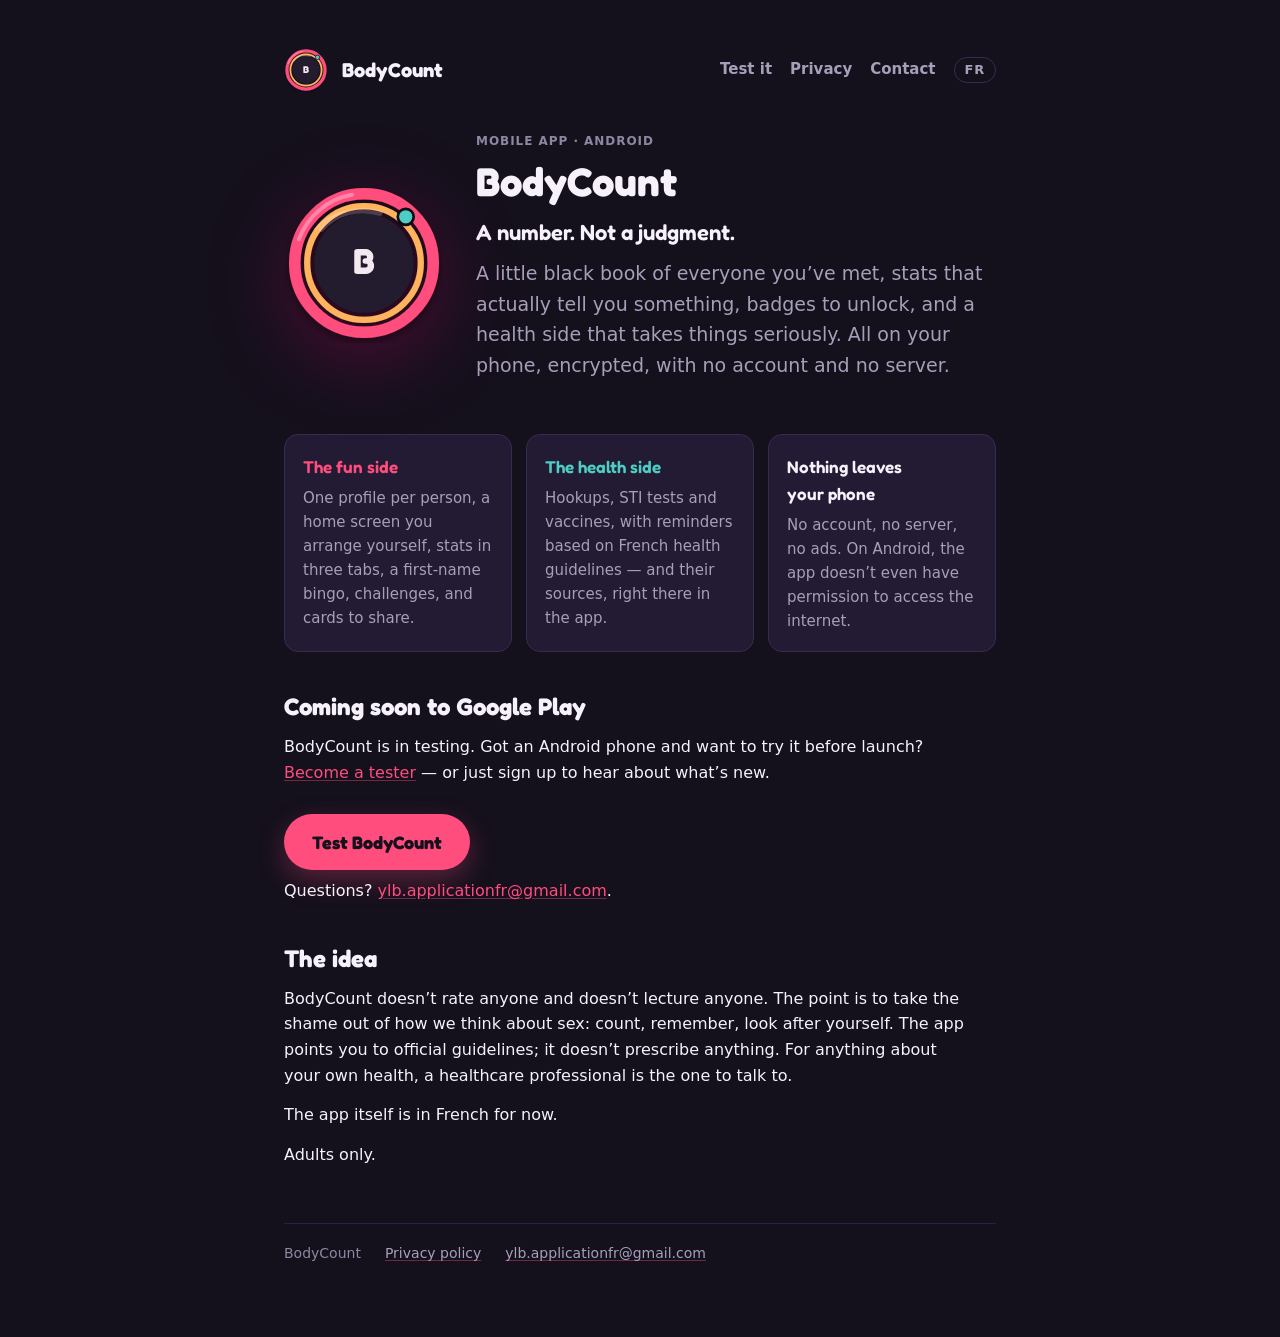
<file: index.html>
<!doctype html>
<html lang="fr">
<head>
  <meta charset="utf-8">
  <meta name="viewport" content="width=device-width, initial-scale=1">
  <title>BodyCount</title>
  <meta name="description" content="BodyCount : vos rencontres, vos stats, votre santé sexuelle. Rien ne quitte le téléphone.">
  <link rel="icon" href="favicon.svg" type="image/svg+xml">
  <link rel="icon" href="favicon.png" type="image/png" sizes="64x64">
  <link rel="apple-touch-icon" href="apple-touch-icon.png">
  <link rel="alternate" hreflang="fr" href="https://yann-lb.github.io/bodycount-site/">
  <link rel="alternate" hreflang="en" href="https://yann-lb.github.io/bodycount-site/en/">
  <script src="lang.js"></script>
  <link rel="stylesheet" href="https://fonts.googleapis.com/css2?family=Fredoka:wght@600;700&display=swap">
  <link rel="stylesheet" href="style.css">
</head>
<body>
  <main class="page">
    <header class="site">
      <img src="logo.svg" alt="" width="44" height="44">
      <a class="brand" href="./" aria-current="page">BodyCount</a>
      <nav>
        <a href="testeurs/">Tester</a>
        <a href="confidentialite/">Confidentialité</a>
        <a href="mailto:ylb.applicationfr@gmail.com">Contact</a>
        <a class="lang" href="en/" hreflang="en" lang="en" data-lang="en">EN</a>
      </nav>
    </header>

    <section class="hero">
      <img src="logo.svg" alt="Le logo BodyCount">
      <div>
        <p class="eyebrow">Application mobile · Android</p>
        <h1>BodyCount</h1>
        <p class="tagline">Un chiffre. Pas un jugement.</p>
        <p class="lede">Un répertoire de vos rencontres, des statistiques qui racontent quelque chose, des badges à décrocher, et un volet santé sérieux. Le tout sur votre téléphone, chiffré, sans compte ni serveur.</p>
      </div>
    </section>

    <div class="pillars">
      <div class="pillar fun">
        <h3>Le côté fun</h3>
        <p>Une fiche par rencontre, un accueil que vous organisez, des stats en trois volets, un bingo des prénoms, des défis, des cartes à partager.</p>
      </div>
      <div class="pillar health">
        <h3>Le côté santé</h3>
        <p>Rapports, dépistages et vaccinations, avec des rappels calés sur les recommandations françaises — et leurs sources, relisibles dans l’app.</p>
      </div>
      <div class="pillar">
        <h3>Rien ne sort du téléphone</h3>
        <p>Aucun compte, aucun serveur, aucune publicité. Sur Android, l’app n’a même pas la permission d’accéder à Internet.</p>
      </div>
    </div>

    <h2>Bientôt sur Google Play</h2>
    <p>BodyCount est en phase de test. Vous avez un téléphone Android et l’envie de l’essayer avant sa sortie ? <a href="testeurs/">Devenez testeur·euse</a> — ou inscrivez-vous simplement pour être prévenu·e des nouveautés.</p>
    <div class="cta"><a class="button" href="testeurs/">Tester BodyCount</a></div>
    <p>Une question : <a href="mailto:ylb.applicationfr@gmail.com">ylb.applicationfr@gmail.com</a>.</p>

    <h2>L’esprit</h2>
    <p>BodyCount ne note personne et ne fait la morale à personne. Le but est de décomplexer notre rapport au sexe : compter, se souvenir, prendre soin de soi. L’application oriente vers les recommandations officielles, elle ne prescrit rien : un professionnel de santé reste le seul interlocuteur pour ce qui vous concerne.</p>
    <p>Réservée aux adultes.</p>

    <footer class="site">
      <span>BodyCount</span>
      <a href="confidentialite/">Politique de confidentialité</a>
      <a href="mailto:ylb.applicationfr@gmail.com">ylb.applicationfr@gmail.com</a>
    </footer>
  </main>
</body>
</html>
</file>
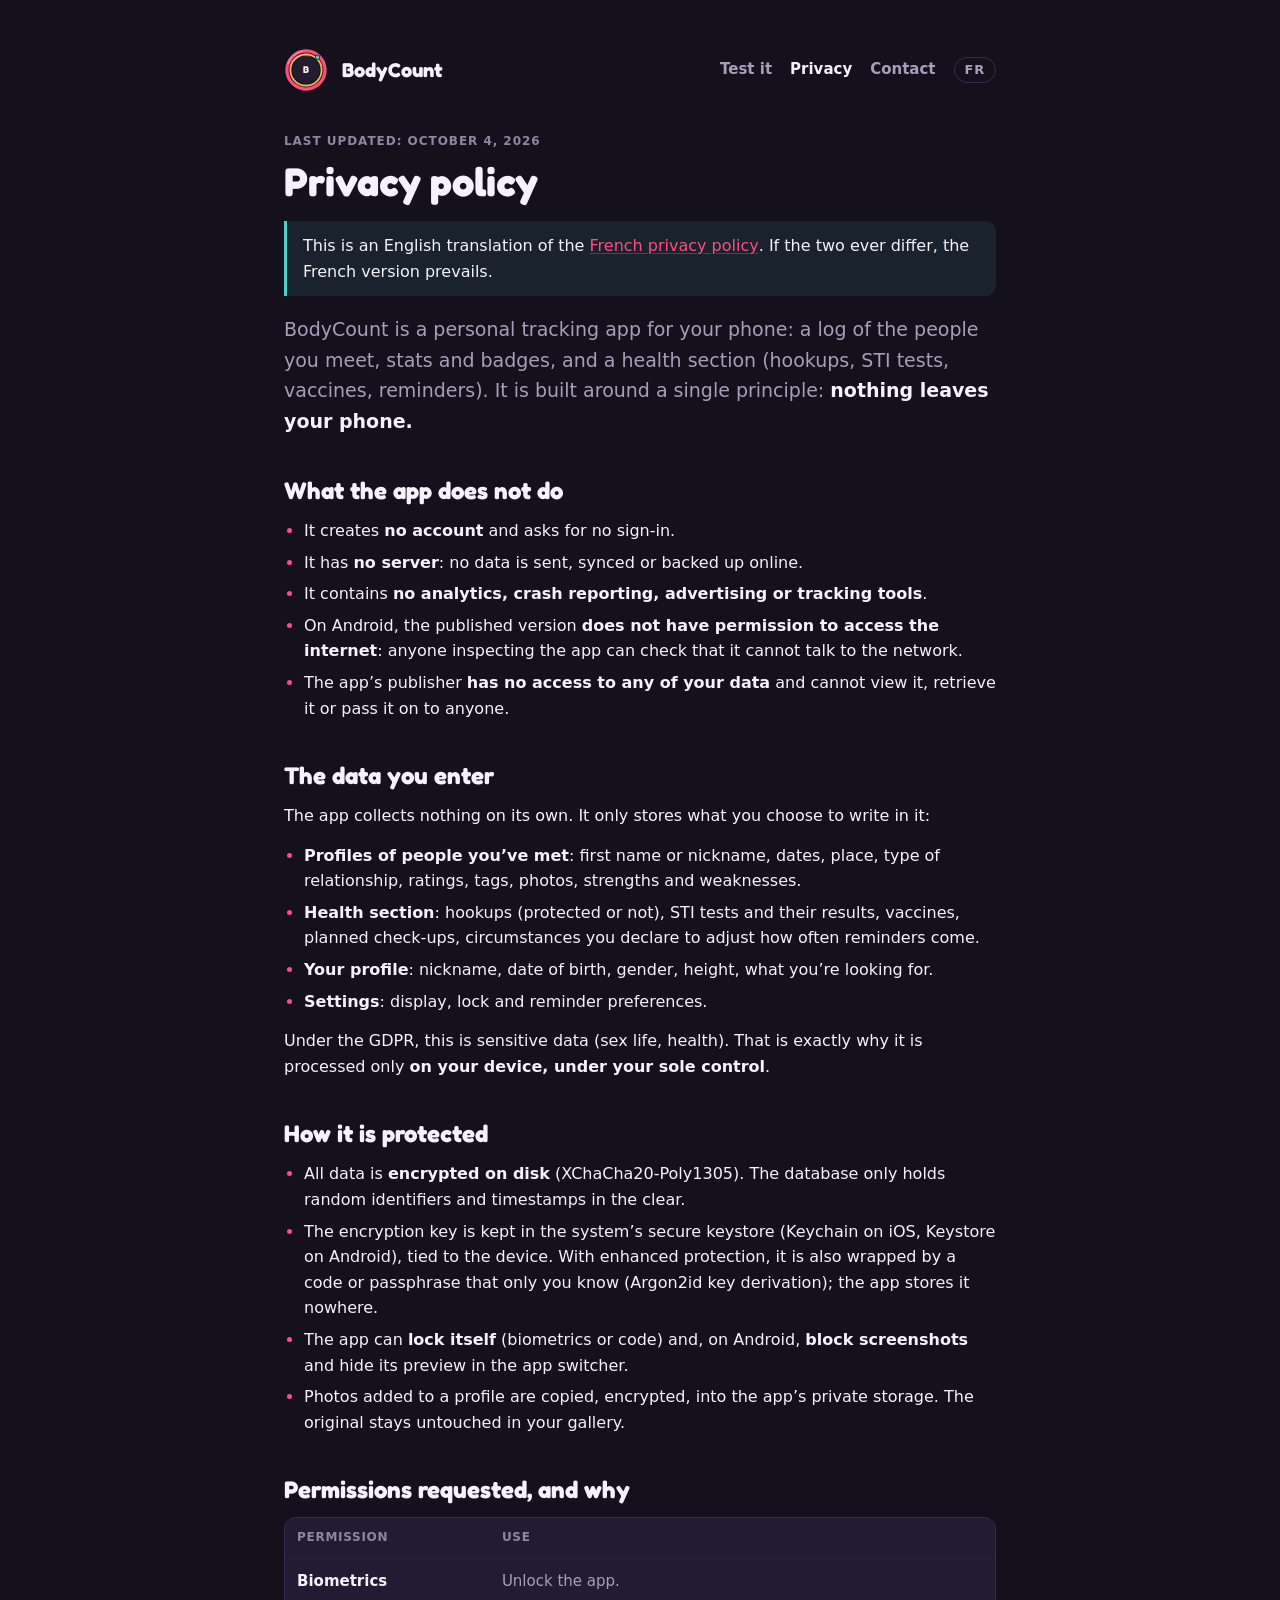
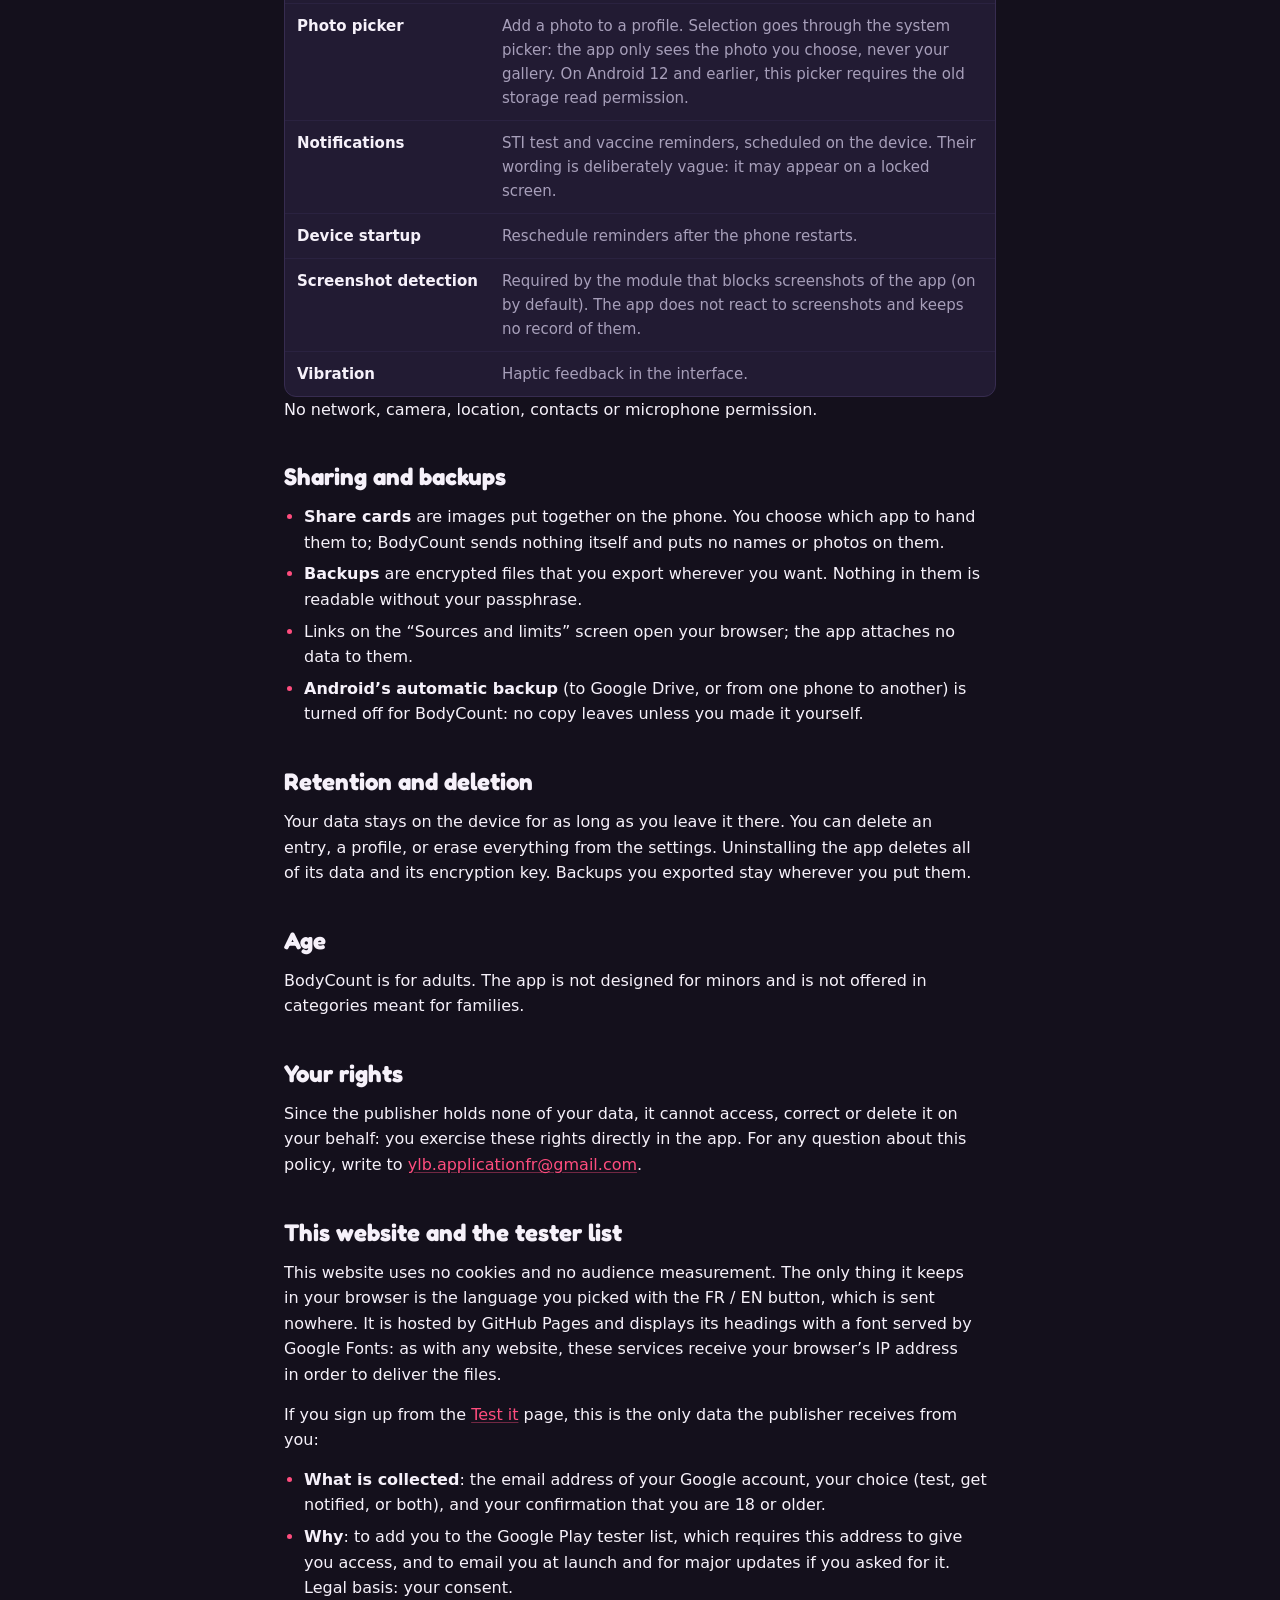
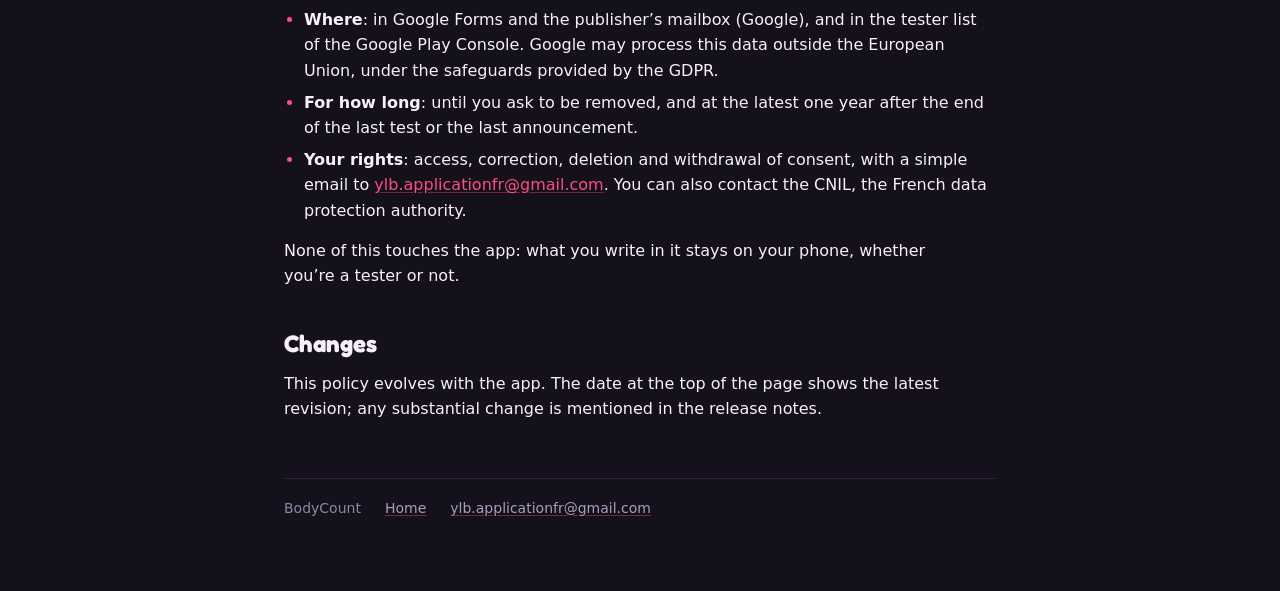
<file: confidentialite/index.html>
<!doctype html>
<html lang="fr">
<head>
  <meta charset="utf-8">
  <meta name="viewport" content="width=device-width, initial-scale=1">
  <title>Politique de confidentialité — BodyCount</title>
  <meta name="description" content="Ce que BodyCount fait de vos données : rien ne quitte votre téléphone.">
  <link rel="icon" href="../favicon.svg" type="image/svg+xml">
  <link rel="icon" href="../favicon.png" type="image/png" sizes="64x64">
  <link rel="apple-touch-icon" href="../apple-touch-icon.png">
  <link rel="alternate" hreflang="fr" href="https://yann-lb.github.io/bodycount-site/confidentialite/">
  <link rel="alternate" hreflang="en" href="https://yann-lb.github.io/bodycount-site/en/privacy/">
  <script src="../lang.js"></script>
  <link rel="stylesheet" href="https://fonts.googleapis.com/css2?family=Fredoka:wght@600;700&display=swap">
  <link rel="stylesheet" href="../style.css">
</head>
<body>
  <main class="page">
    <header class="site">
      <img src="../logo.svg" alt="" width="44" height="44">
      <a class="brand" href="../">BodyCount</a>
      <nav>
        <a href="../testeurs/">Tester</a>
        <a href="./" aria-current="page">Confidentialité</a>
        <a href="mailto:ylb.applicationfr@gmail.com">Contact</a>
        <a class="lang" href="../en/privacy/" hreflang="en" lang="en" data-lang="en">EN</a>
      </nav>
    </header>

    <p class="eyebrow">Dernière mise à jour : 4 octobre 2026</p>
    <h1>Politique de confidentialité</h1>
    <p class="lede">BodyCount est une application mobile de suivi personnel : un répertoire de rencontres, des statistiques et des badges, et un volet santé (rapports, dépistages, vaccinations, rappels). Elle est conçue autour d’un principe unique : <strong>rien ne quitte votre téléphone.</strong></p>

    <h2>Ce que l’application ne fait pas</h2>
    <ul>
      <li>Elle ne crée <strong>aucun compte</strong> et ne demande aucune identification.</li>
      <li>Elle n’a <strong>aucun serveur</strong> : aucune donnée n’est envoyée, synchronisée ou sauvegardée en ligne.</li>
      <li>Elle n’embarque <strong>aucun outil d’analyse d’audience, de rapport de plantage, de publicité ou de suivi</strong>.</li>
      <li>Sur Android, la version publiée <strong>ne possède pas la permission d’accéder à Internet</strong> : quiconque inspecte l’application peut constater qu’elle ne peut pas communiquer avec le réseau.</li>
      <li>L’éditeur de l’application <strong>n’a accès à aucune de vos données</strong> et ne peut pas les consulter, les récupérer ni les transmettre à qui que ce soit.</li>
    </ul>

    <h2>Les données que vous saisissez</h2>
    <p>L’application ne collecte rien d’elle-même. Elle enregistre uniquement ce que vous choisissez d’y écrire :</p>
    <ul>
      <li><strong>Fiches de rencontres</strong> : prénom ou pseudo, dates, lieu, type de relation, notes, étiquettes, photos, points forts et points faibles.</li>
      <li><strong>Volet santé</strong> : rapports (avec ou sans protection), dépistages et leurs résultats, vaccinations, bilans prévus, situations déclarées pour adapter le rythme des rappels.</li>
      <li><strong>Profil</strong> : pseudo, date de naissance, genre, taille, ce que vous recherchez.</li>
      <li><strong>Réglages</strong> : préférences d’affichage, de verrouillage et de rappels.</li>
    </ul>
    <p>Ces données sont, au sens du RGPD, des données sensibles (vie sexuelle, santé). C’est précisément pourquoi elles ne sont traitées que <strong>sur votre appareil, sous votre seul contrôle</strong>.</p>

    <h2>Comment elles sont protégées</h2>
    <ul>
      <li>Toutes les données sont <strong>chiffrées sur le disque</strong> (XChaCha20-Poly1305). La base ne contient en clair que des identifiants aléatoires et des horodatages.</li>
      <li>La clé de chiffrement est rangée dans le trousseau sécurisé du système (Keychain sur iOS, Keystore sur Android), liée à l’appareil. En protection renforcée, elle est en plus enveloppée par un code ou une phrase secrète que vous seul connaissez (dérivation Argon2id) ; l’application ne le stocke nulle part.</li>
      <li>L’application peut se <strong>verrouiller</strong> (biométrie ou code) et, sur Android, <strong>bloquer les captures d’écran</strong> et masquer son aperçu dans le multitâche.</li>
      <li>Les photos ajoutées à une fiche sont copiées, chiffrées, dans le stockage privé de l’application. L’original reste dans votre galerie, intact.</li>
    </ul>

    <h2>Les permissions demandées, et pourquoi</h2>
    <div class="table-wrap">
      <table>
        <thead><tr><th>Permission</th><th>Usage</th></tr></thead>
        <tbody>
          <tr><th>Biométrie</th><td>Déverrouiller l’application.</td></tr>
          <tr><th>Sélection de photos</th><td>Ajouter une photo à une fiche. La sélection passe par le sélecteur du système : l’application ne voit que la photo choisie, jamais votre galerie. Sur Android 12 et versions antérieures, ce sélecteur exige l’ancienne permission de lecture du stockage.</td></tr>
          <tr><th>Notifications</th><td>Rappels de dépistage et de vaccination, programmés sur l’appareil. Leur texte reste volontairement vague : il peut s’afficher sur un écran verrouillé.</td></tr>
          <tr><th>Démarrage de l’appareil</th><td>Reprogrammer les rappels après un redémarrage du téléphone.</td></tr>
          <tr><th>Détection de capture d’écran</th><td>Exigée par le module qui bloque les captures d’écran de l’application (réglage activé par défaut). L’application ne réagit à aucune capture et n’en garde aucune trace.</td></tr>
          <tr><th>Vibration</th><td>Retours haptiques de l’interface.</td></tr>
        </tbody>
      </table>
    </div>
    <p>Aucune permission réseau, d’appareil photo, de localisation, de contacts ou de microphone.</p>

    <h2>Partage et sauvegardes</h2>
    <ul>
      <li>Les <strong>cartes à partager</strong> sont des images composées sur le téléphone. Vous choisissez l’application à laquelle vous les confiez ; BodyCount n’envoie rien lui-même et n’y inscrit ni prénom ni photo.</li>
      <li>Les <strong>sauvegardes</strong> sont des fichiers chiffrés que vous exportez où vous voulez. Ils ne contiennent rien de lisible sans votre phrase secrète.</li>
      <li>Les liens de l’écran « Sources et limites » ouvrent votre navigateur ; l’application n’y joint aucune donnée.</li>
      <li>La <strong>sauvegarde automatique d’Android</strong> (vers Google Drive, ou d’un téléphone à l’autre) est désactivée pour BodyCount : aucune copie ne part sans que vous l’ayez faite vous-même.</li>
    </ul>

    <h2>Conservation et suppression</h2>
    <p>Vos données restent sur l’appareil tant que vous les y laissez. Vous pouvez supprimer une entrée, une fiche, ou tout effacer depuis les réglages. Désinstaller l’application supprime l’ensemble de ses données et sa clé de chiffrement. Les sauvegardes que vous avez exportées restent là où vous les avez rangées.</p>

    <h2>Âge</h2>
    <p>BodyCount s’adresse à des personnes majeures. L’application n’est pas conçue pour les mineurs et n’est pas proposée dans les catégories destinées aux familles.</p>

    <h2>Vos droits</h2>
    <p>L’éditeur ne détenant aucune de vos données, il ne peut ni y accéder, ni les rectifier, ni les effacer à votre place : vous exercez ces droits directement dans l’application. Pour toute question sur cette politique, écrivez à <a href="mailto:ylb.applicationfr@gmail.com">ylb.applicationfr@gmail.com</a>.</p>

    <h2 id="testeurs">Le site et la liste des testeurs</h2>
    <p>Ce site n’utilise ni cookie, ni outil de mesure d’audience. Il ne garde dans votre navigateur qu’une chose : la langue que vous avez choisie avec le bouton FR / EN, qui n’est envoyée nulle part. Il est hébergé par GitHub Pages et affiche ses titres avec une police servie par Google Fonts : comme pour tout site, ces services reçoivent l’adresse IP de votre navigateur pour vous livrer les fichiers.</p>
    <p>Si vous vous inscrivez depuis la page <a href="../testeurs/">Tester</a>, c’est la seule donnée que l’éditeur reçoit de vous :</p>
    <ul>
      <li><strong>Ce qui est collecté</strong> : l’adresse e-mail de votre compte Google, votre choix (tester, être prévenu·e, ou les deux), et votre confirmation d’avoir 18 ans ou plus.</li>
      <li><strong>Pourquoi</strong> : vous ajouter à la liste des testeurs de Google Play, qui exige cette adresse pour vous ouvrir l’accès, et vous écrire à la sortie et aux grandes mises à jour si vous l’avez demandé. Base légale : votre consentement.</li>
      <li><strong>Où</strong> : dans Google Forms et la messagerie de l’éditeur (Google), et dans la liste des testeurs de la Google Play Console. Google peut traiter ces données hors de l’Union européenne, dans le cadre des garanties prévues par le RGPD.</li>
      <li><strong>Combien de temps</strong> : jusqu’à ce que vous demandiez à être retiré·e, et au plus tard un an après la fin du dernier test ou de la dernière annonce.</li>
      <li><strong>Vos droits</strong> : accès, rectification, suppression, retrait du consentement, par un simple e-mail à <a href="mailto:ylb.applicationfr@gmail.com">ylb.applicationfr@gmail.com</a>. Vous pouvez aussi saisir la CNIL.</li>
    </ul>
    <p>Rien de tout cela ne touche à l’application : ce que vous y écrivez reste sur votre téléphone, que vous soyez testeur·euse ou non.</p>

    <h2>Modifications</h2>
    <p>Cette politique évolue avec l’application. La date en tête de page indique la dernière révision ; toute modification substantielle est signalée dans les notes de version.</p>

    <footer class="site">
      <span>BodyCount</span>
      <a href="../">Accueil</a>
      <a href="mailto:ylb.applicationfr@gmail.com">ylb.applicationfr@gmail.com</a>
    </footer>
  </main>
</body>
</html>
</file>
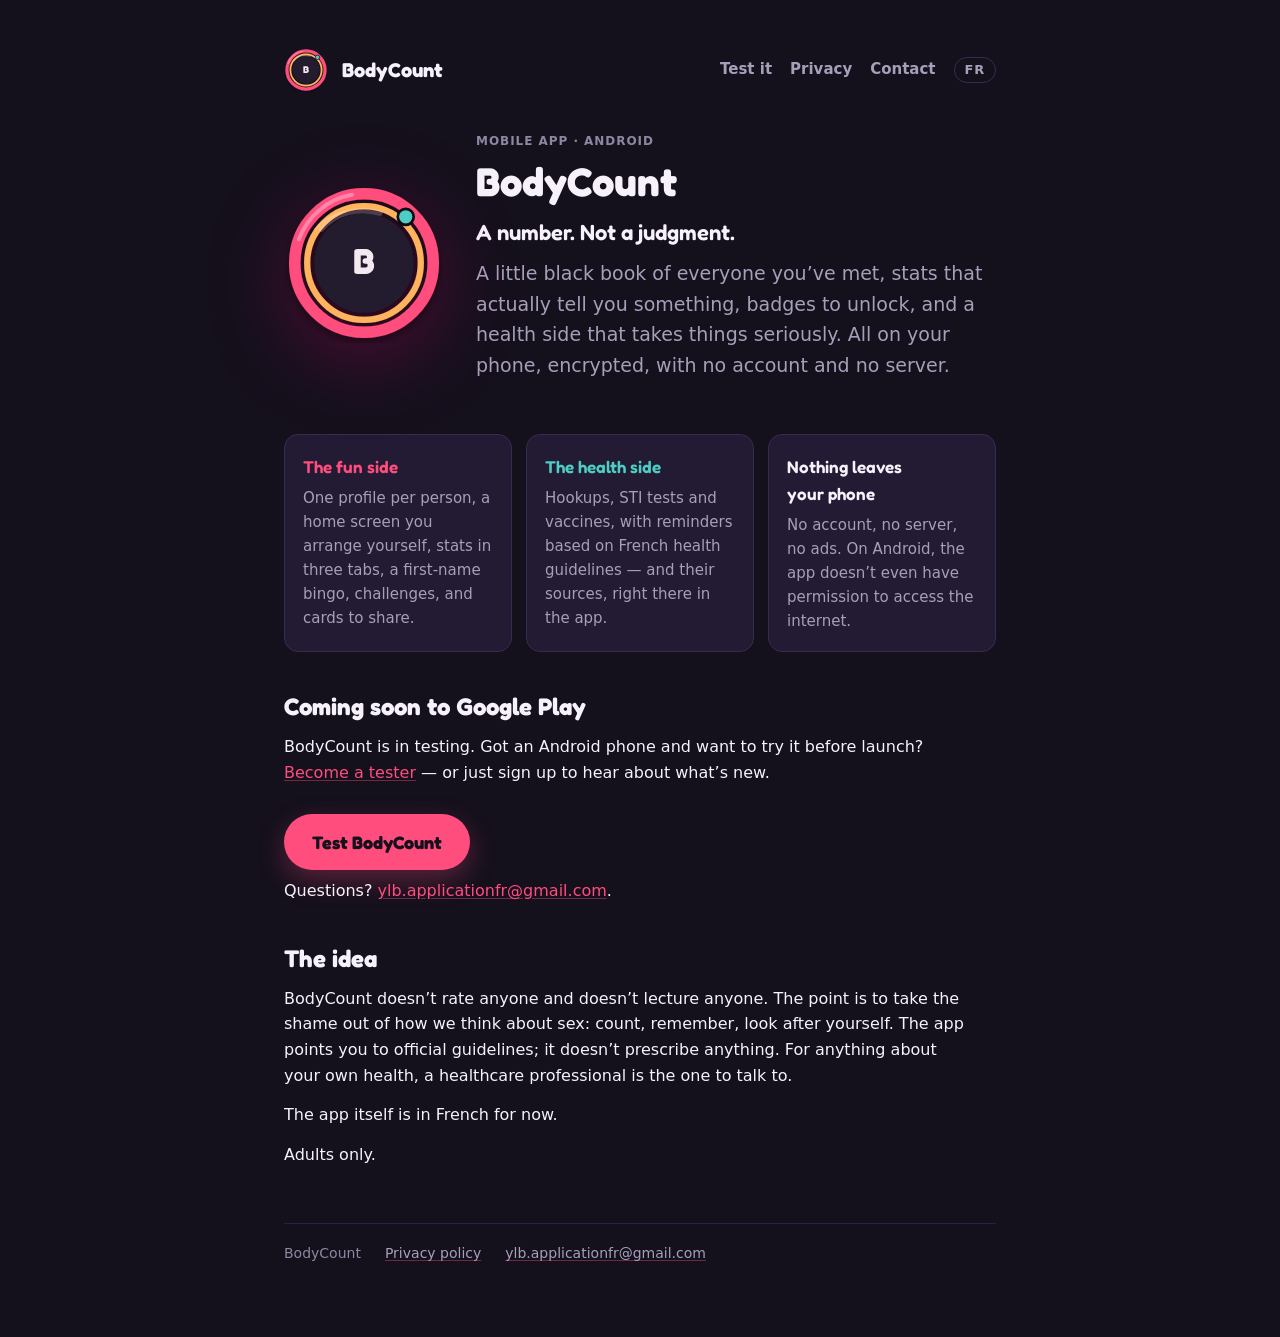
<file: en/index.html>
<!doctype html>
<html lang="en">
<head>
  <meta charset="utf-8">
  <meta name="viewport" content="width=device-width, initial-scale=1">
  <title>BodyCount</title>
  <meta name="description" content="BodyCount: your hookups, your stats, your sexual health. Nothing leaves your phone.">
  <link rel="icon" href="../favicon.svg" type="image/svg+xml">
  <link rel="icon" href="../favicon.png" type="image/png" sizes="64x64">
  <link rel="apple-touch-icon" href="../apple-touch-icon.png">
  <link rel="alternate" hreflang="fr" href="https://yann-lb.github.io/bodycount-site/">
  <link rel="alternate" hreflang="en" href="https://yann-lb.github.io/bodycount-site/en/">
  <script src="../lang.js"></script>
  <link rel="stylesheet" href="https://fonts.googleapis.com/css2?family=Fredoka:wght@600;700&display=swap">
  <link rel="stylesheet" href="../style.css">
</head>
<body>
  <main class="page">
    <header class="site">
      <img src="../logo.svg" alt="" width="44" height="44">
      <a class="brand" href="./" aria-current="page">BodyCount</a>
      <nav>
        <a href="testers/">Test it</a>
        <a href="privacy/">Privacy</a>
        <a href="mailto:ylb.applicationfr@gmail.com">Contact</a>
        <a class="lang" href="../" hreflang="fr" lang="fr" data-lang="fr">FR</a>
      </nav>
    </header>

    <section class="hero">
      <img src="../logo.svg" alt="The BodyCount logo">
      <div>
        <p class="eyebrow">Mobile app · Android</p>
        <h1>BodyCount</h1>
        <p class="tagline">A number. Not a judgment.</p>
        <p class="lede">A little black book of everyone you’ve met, stats that actually tell you something, badges to unlock, and a health side that takes things seriously. All on your phone, encrypted, with no account and no server.</p>
      </div>
    </section>

    <div class="pillars">
      <div class="pillar fun">
        <h3>The fun side</h3>
        <p>One profile per person, a home screen you arrange yourself, stats in three tabs, a first-name bingo, challenges, and cards to share.</p>
      </div>
      <div class="pillar health">
        <h3>The health side</h3>
        <p>Hookups, STI tests and vaccines, with reminders based on French health guidelines — and their sources, right there in the app.</p>
      </div>
      <div class="pillar">
        <h3>Nothing leaves your phone</h3>
        <p>No account, no server, no ads. On Android, the app doesn’t even have permission to access the internet.</p>
      </div>
    </div>

    <h2>Coming soon to Google Play</h2>
    <p>BodyCount is in testing. Got an Android phone and want to try it before launch? <a href="testers/">Become a tester</a> — or just sign up to hear about what’s new.</p>
    <div class="cta"><a class="button" href="testers/">Test BodyCount</a></div>
    <p>Questions? <a href="mailto:ylb.applicationfr@gmail.com">ylb.applicationfr@gmail.com</a>.</p>

    <h2>The idea</h2>
    <p>BodyCount doesn’t rate anyone and doesn’t lecture anyone. The point is to take the shame out of how we think about sex: count, remember, look after yourself. The app points you to official guidelines; it doesn’t prescribe anything. For anything about your own health, a healthcare professional is the one to talk to.</p>
    <p>The app itself is in French for now.</p>
    <p>Adults only.</p>

    <footer class="site">
      <span>BodyCount</span>
      <a href="privacy/">Privacy policy</a>
      <a href="mailto:ylb.applicationfr@gmail.com">ylb.applicationfr@gmail.com</a>
    </footer>
  </main>
</body>
</html>
</file>
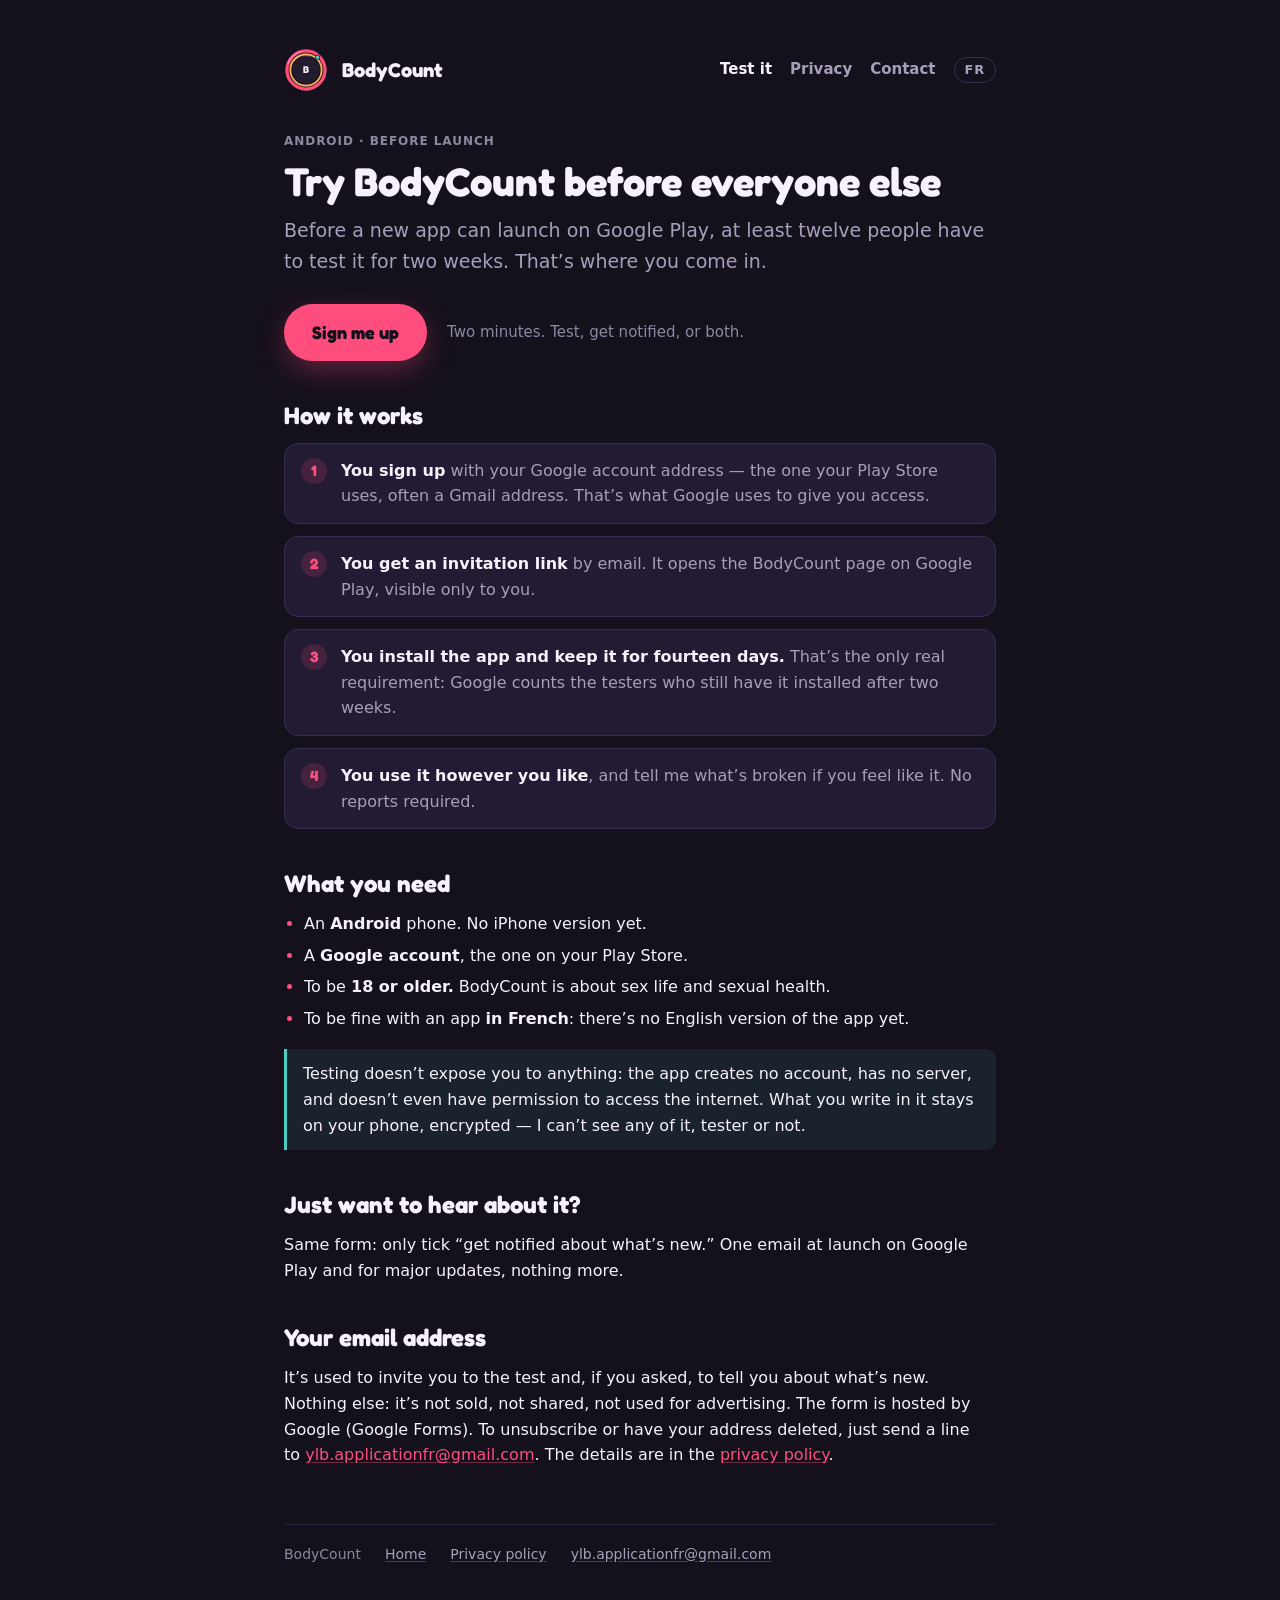
<file: testeurs/index.html>
<!doctype html>
<html lang="fr">
<head>
  <meta charset="utf-8">
  <meta name="viewport" content="width=device-width, initial-scale=1">
  <title>Tester BodyCount</title>
  <meta name="description" content="Testez BodyCount sur Android avant sa sortie, ou soyez prévenu·e des nouveautés.">
  <link rel="icon" href="../favicon.svg" type="image/svg+xml">
  <link rel="icon" href="../favicon.png" type="image/png" sizes="64x64">
  <link rel="apple-touch-icon" href="../apple-touch-icon.png">
  <link rel="alternate" hreflang="fr" href="https://yann-lb.github.io/bodycount-site/testeurs/">
  <link rel="alternate" hreflang="en" href="https://yann-lb.github.io/bodycount-site/en/testers/">
  <script src="../lang.js"></script>
  <link rel="stylesheet" href="https://fonts.googleapis.com/css2?family=Fredoka:wght@600;700&display=swap">
  <link rel="stylesheet" href="../style.css">
</head>
<body>
  <main class="page">
    <header class="site">
      <img src="../logo.svg" alt="" width="44" height="44">
      <a class="brand" href="../">BodyCount</a>
      <nav>
        <a href="./" aria-current="page">Tester</a>
        <a href="../confidentialite/">Confidentialité</a>
        <a href="mailto:ylb.applicationfr@gmail.com">Contact</a>
        <a class="lang" href="../en/testers/" hreflang="en" lang="en" data-lang="en">EN</a>
      </nav>
    </header>

    <p class="eyebrow">Android · avant la sortie</p>
    <h1>Testez BodyCount avant tout le monde</h1>
    <p class="lede">Pour sortir sur Google Play, une nouvelle app doit d’abord être testée par au moins douze personnes pendant deux semaines. C’est là que vous intervenez.</p>

    <div class="cta">
      <a class="button" id="signup" href="https://forms.gle/GYQ9TBMV8cVSL1JX7" target="_blank" rel="noopener">Je m’inscris</a>
      <p class="cta-note">Deux minutes. Tester, être prévenu·e des nouveautés, ou les deux.</p>
    </div>

    <h2>Comment ça se passe</h2>
    <ol class="steps">
      <li><strong>Vous vous inscrivez</strong> avec l’adresse de votre compte Google — celle de votre Play Store, souvent une adresse Gmail. C’est elle que Google utilise pour vous ouvrir l’accès.</li>
      <li><strong>Vous recevez un lien d’invitation</strong> par e-mail. Il ouvre la fiche BodyCount sur Google Play, visible pour vous seul·e.</li>
      <li><strong>Vous installez l’app et vous la gardez quatorze jours.</strong> C’est la seule vraie condition : Google compte les testeurs qui l’ont encore installée au bout de deux semaines.</li>
      <li><strong>Vous l’utilisez comme vous voulez</strong>, et vous me dites ce qui cloche, si l’envie vous prend. Aucune obligation de rapport.</li>
    </ol>

    <h2>Ce qu’il faut</h2>
    <ul>
      <li>Un téléphone <strong>Android</strong>. Pas encore de version iPhone.</li>
      <li>Un <strong>compte Google</strong>, celui de votre Play Store.</li>
      <li><strong>18 ans ou plus.</strong> BodyCount parle de vie sexuelle et de santé.</li>
    </ul>

    <div class="note">Tester ne vous expose à rien : l’app ne crée aucun compte, n’a aucun serveur et n’a même pas la permission d’accéder à Internet. Ce que vous y écrivez reste sur votre téléphone, chiffré — je n’en vois rien, testeur ou pas.</div>

    <h2>Plutôt être prévenu·e ?</h2>
    <p>Même formulaire : cochez seulement « être prévenu·e des nouveautés ». Un e-mail à la sortie sur Google Play et aux grandes mises à jour, pas davantage.</p>

    <h2>Votre adresse</h2>
    <p>Elle sert à vous inviter au test et, si vous l’avez demandé, à vous prévenir des nouveautés. Rien d’autre : elle n’est ni vendue, ni partagée, ni utilisée pour de la publicité. Le formulaire est hébergé par Google (Google Forms). Pour vous désinscrire ou faire effacer votre adresse, un mot à <a href="mailto:ylb.applicationfr@gmail.com">ylb.applicationfr@gmail.com</a> suffit. Le détail est dans la <a href="../confidentialite/#testeurs">politique de confidentialité</a>.</p>

    <footer class="site">
      <span>BodyCount</span>
      <a href="../">Accueil</a>
      <a href="../confidentialite/">Politique de confidentialité</a>
      <a href="mailto:ylb.applicationfr@gmail.com">ylb.applicationfr@gmail.com</a>
    </footer>
  </main>
</body>
</html>
</file>
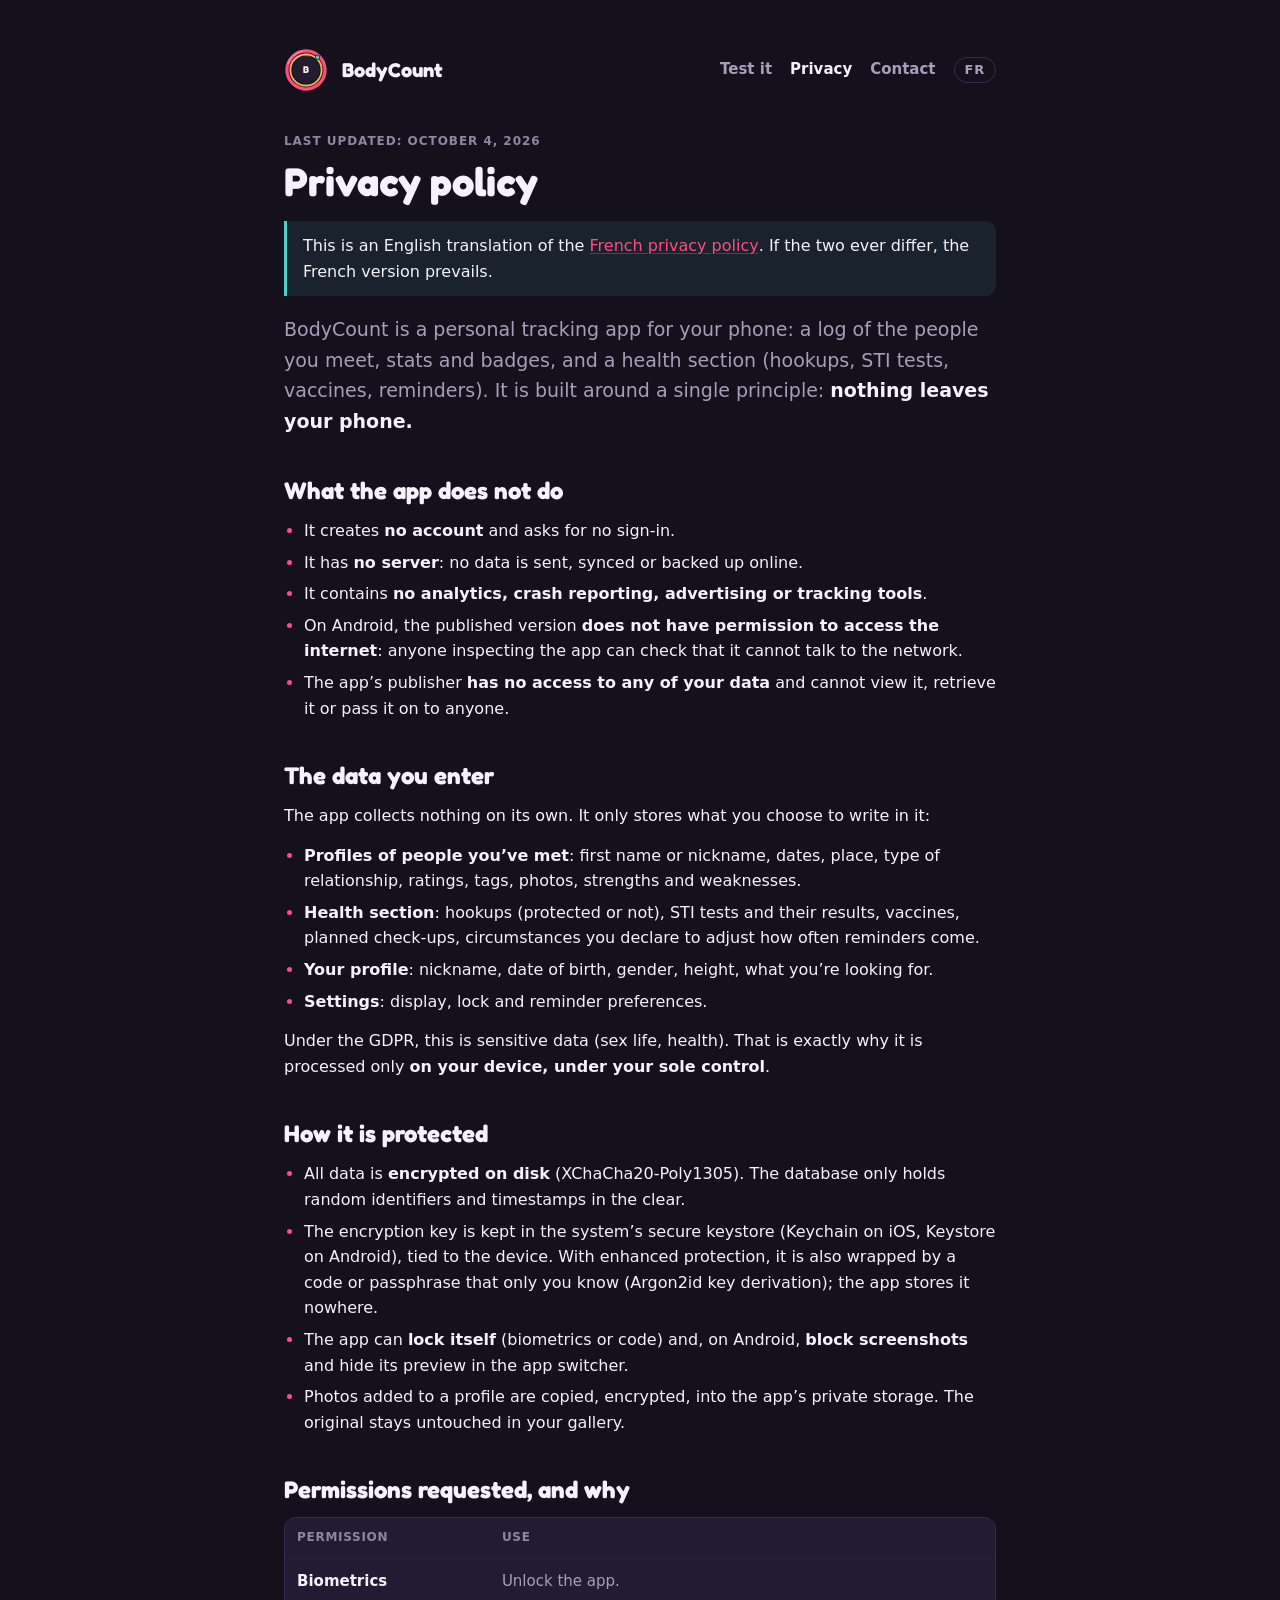
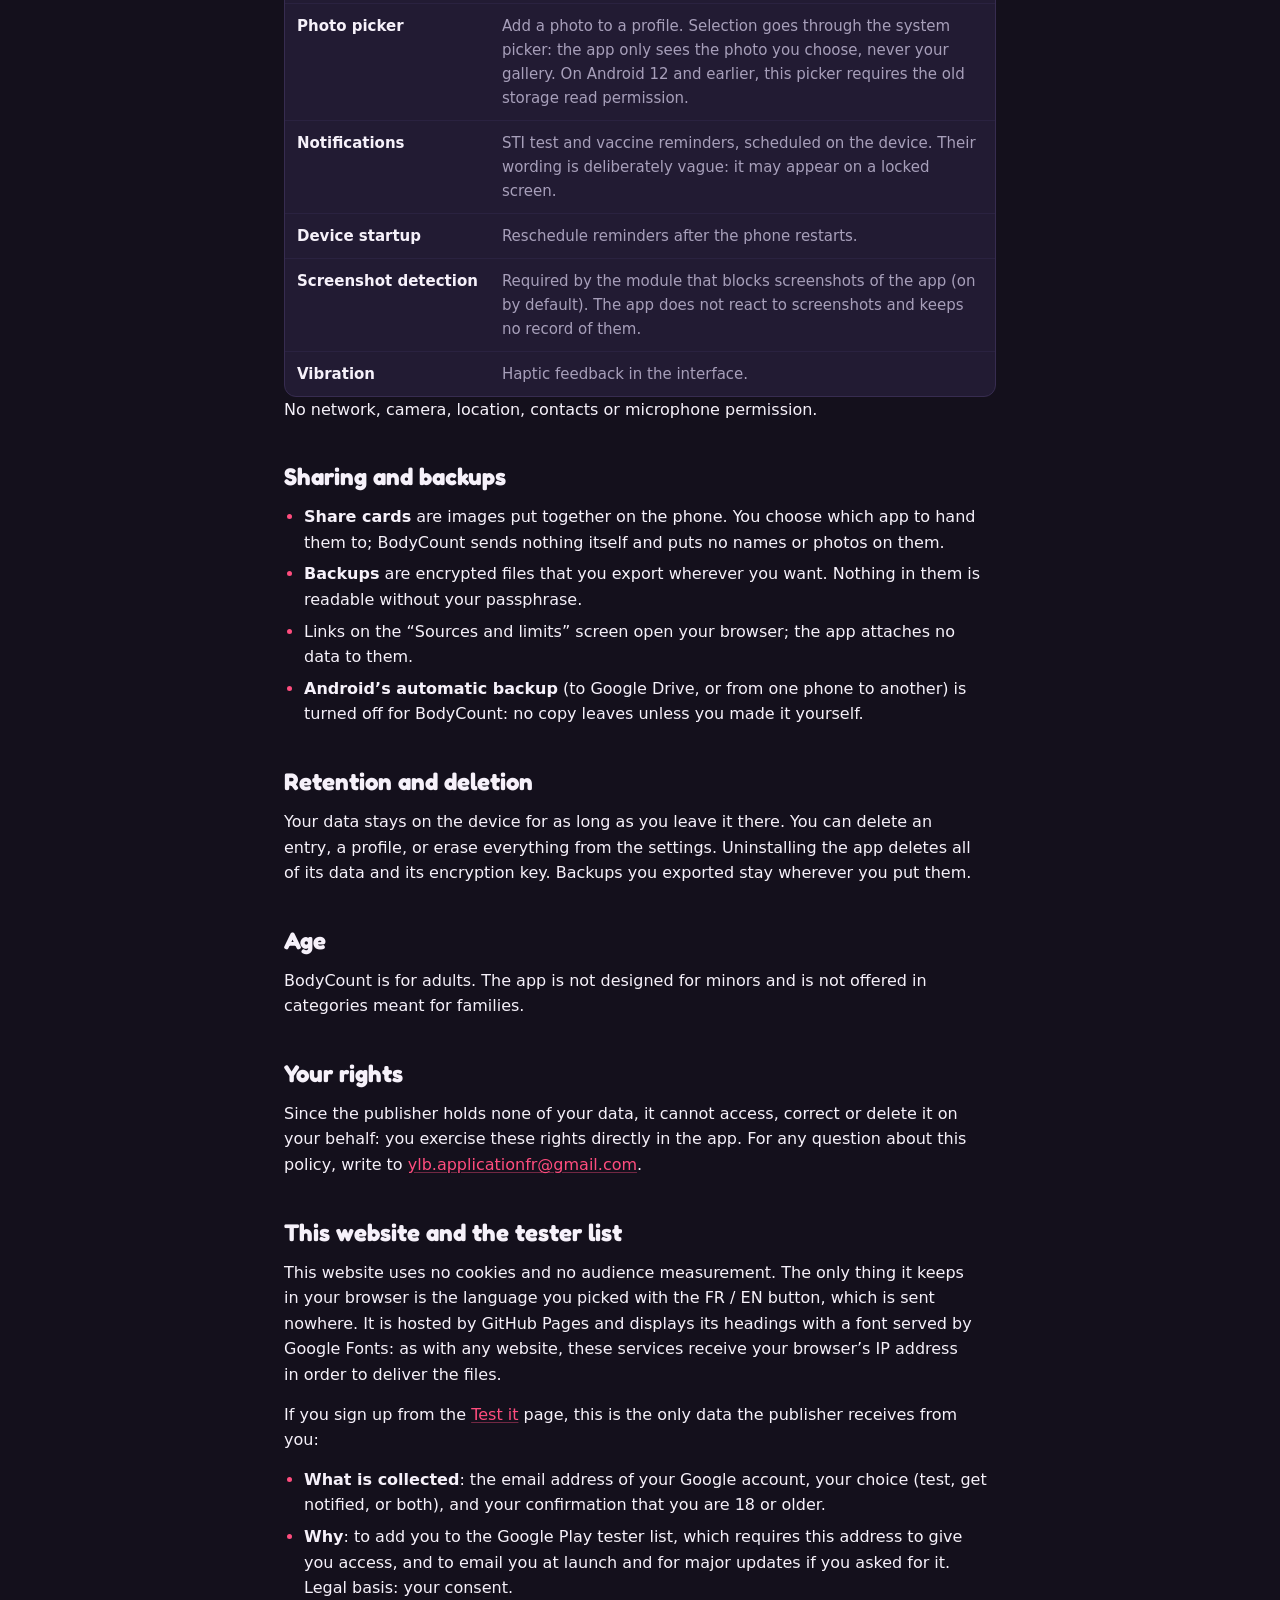
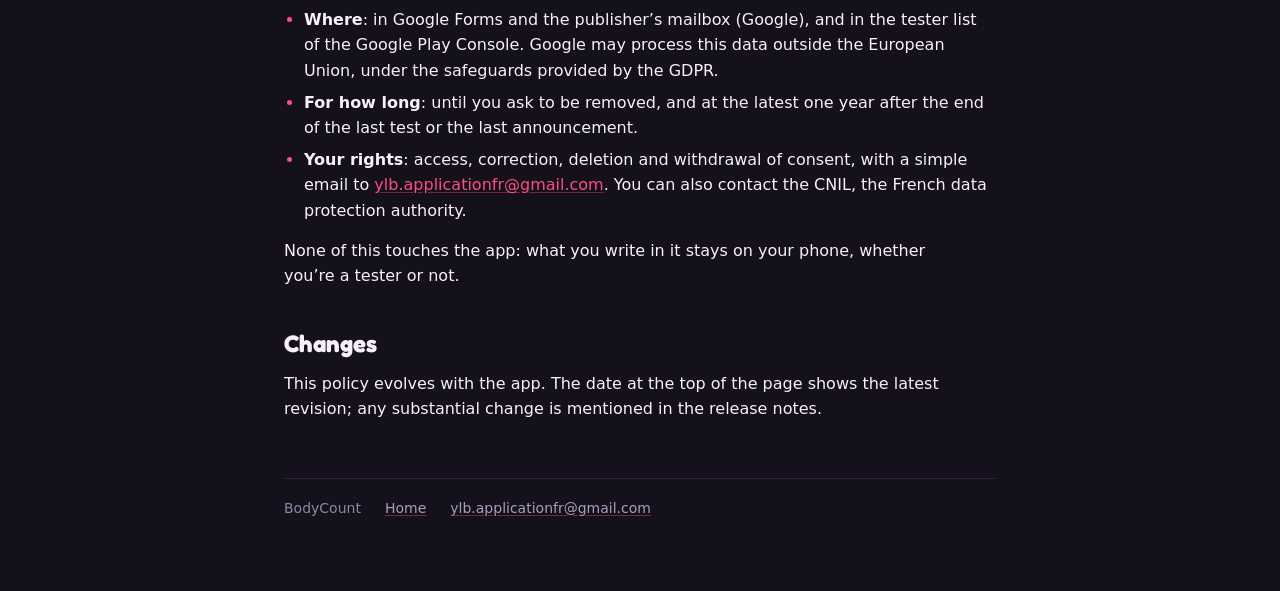
<file: en/privacy/index.html>
<!doctype html>
<html lang="en">
<head>
  <meta charset="utf-8">
  <meta name="viewport" content="width=device-width, initial-scale=1">
  <title>Privacy policy — BodyCount</title>
  <meta name="description" content="What BodyCount does with your data: nothing leaves your phone.">
  <link rel="icon" href="../../favicon.svg" type="image/svg+xml">
  <link rel="icon" href="../../favicon.png" type="image/png" sizes="64x64">
  <link rel="apple-touch-icon" href="../../apple-touch-icon.png">
  <link rel="alternate" hreflang="fr" href="https://yann-lb.github.io/bodycount-site/confidentialite/">
  <link rel="alternate" hreflang="en" href="https://yann-lb.github.io/bodycount-site/en/privacy/">
  <script src="../../lang.js"></script>
  <link rel="stylesheet" href="https://fonts.googleapis.com/css2?family=Fredoka:wght@600;700&display=swap">
  <link rel="stylesheet" href="../../style.css">
</head>
<body>
  <main class="page">
    <header class="site">
      <img src="../../logo.svg" alt="" width="44" height="44">
      <a class="brand" href="../">BodyCount</a>
      <nav>
        <a href="../testers/">Test it</a>
        <a href="./" aria-current="page">Privacy</a>
        <a href="mailto:ylb.applicationfr@gmail.com">Contact</a>
        <a class="lang" href="../../confidentialite/" hreflang="fr" lang="fr" data-lang="fr">FR</a>
      </nav>
    </header>

    <p class="eyebrow">Last updated: October 4, 2026</p>
    <h1>Privacy policy</h1>
    <div class="note">This is an English translation of the <a href="../../confidentialite/" hreflang="fr" lang="fr" data-lang="fr">French privacy policy</a>. If the two ever differ, the French version prevails.</div>
    <p class="lede">BodyCount is a personal tracking app for your phone: a log of the people you meet, stats and badges, and a health section (hookups, STI tests, vaccines, reminders). It is built around a single principle: <strong>nothing leaves your phone.</strong></p>

    <h2>What the app does not do</h2>
    <ul>
      <li>It creates <strong>no account</strong> and asks for no sign-in.</li>
      <li>It has <strong>no server</strong>: no data is sent, synced or backed up online.</li>
      <li>It contains <strong>no analytics, crash reporting, advertising or tracking tools</strong>.</li>
      <li>On Android, the published version <strong>does not have permission to access the internet</strong>: anyone inspecting the app can check that it cannot talk to the network.</li>
      <li>The app’s publisher <strong>has no access to any of your data</strong> and cannot view it, retrieve it or pass it on to anyone.</li>
    </ul>

    <h2>The data you enter</h2>
    <p>The app collects nothing on its own. It only stores what you choose to write in it:</p>
    <ul>
      <li><strong>Profiles of people you’ve met</strong>: first name or nickname, dates, place, type of relationship, ratings, tags, photos, strengths and weaknesses.</li>
      <li><strong>Health section</strong>: hookups (protected or not), STI tests and their results, vaccines, planned check-ups, circumstances you declare to adjust how often reminders come.</li>
      <li><strong>Your profile</strong>: nickname, date of birth, gender, height, what you’re looking for.</li>
      <li><strong>Settings</strong>: display, lock and reminder preferences.</li>
    </ul>
    <p>Under the GDPR, this is sensitive data (sex life, health). That is exactly why it is processed only <strong>on your device, under your sole control</strong>.</p>

    <h2>How it is protected</h2>
    <ul>
      <li>All data is <strong>encrypted on disk</strong> (XChaCha20-Poly1305). The database only holds random identifiers and timestamps in the clear.</li>
      <li>The encryption key is kept in the system’s secure keystore (Keychain on iOS, Keystore on Android), tied to the device. With enhanced protection, it is also wrapped by a code or passphrase that only you know (Argon2id key derivation); the app stores it nowhere.</li>
      <li>The app can <strong>lock itself</strong> (biometrics or code) and, on Android, <strong>block screenshots</strong> and hide its preview in the app switcher.</li>
      <li>Photos added to a profile are copied, encrypted, into the app’s private storage. The original stays untouched in your gallery.</li>
    </ul>

    <h2>Permissions requested, and why</h2>
    <div class="table-wrap">
      <table>
        <thead><tr><th>Permission</th><th>Use</th></tr></thead>
        <tbody>
          <tr><th>Biometrics</th><td>Unlock the app.</td></tr>
          <tr><th>Photo picker</th><td>Add a photo to a profile. Selection goes through the system picker: the app only sees the photo you choose, never your gallery. On Android 12 and earlier, this picker requires the old storage read permission.</td></tr>
          <tr><th>Notifications</th><td>STI test and vaccine reminders, scheduled on the device. Their wording is deliberately vague: it may appear on a locked screen.</td></tr>
          <tr><th>Device startup</th><td>Reschedule reminders after the phone restarts.</td></tr>
          <tr><th>Screenshot detection</th><td>Required by the module that blocks screenshots of the app (on by default). The app does not react to screenshots and keeps no record of them.</td></tr>
          <tr><th>Vibration</th><td>Haptic feedback in the interface.</td></tr>
        </tbody>
      </table>
    </div>
    <p>No network, camera, location, contacts or microphone permission.</p>

    <h2>Sharing and backups</h2>
    <ul>
      <li><strong>Share cards</strong> are images put together on the phone. You choose which app to hand them to; BodyCount sends nothing itself and puts no names or photos on them.</li>
      <li><strong>Backups</strong> are encrypted files that you export wherever you want. Nothing in them is readable without your passphrase.</li>
      <li>Links on the “Sources and limits” screen open your browser; the app attaches no data to them.</li>
      <li><strong>Android’s automatic backup</strong> (to Google Drive, or from one phone to another) is turned off for BodyCount: no copy leaves unless you made it yourself.</li>
    </ul>

    <h2>Retention and deletion</h2>
    <p>Your data stays on the device for as long as you leave it there. You can delete an entry, a profile, or erase everything from the settings. Uninstalling the app deletes all of its data and its encryption key. Backups you exported stay wherever you put them.</p>

    <h2>Age</h2>
    <p>BodyCount is for adults. The app is not designed for minors and is not offered in categories meant for families.</p>

    <h2>Your rights</h2>
    <p>Since the publisher holds none of your data, it cannot access, correct or delete it on your behalf: you exercise these rights directly in the app. For any question about this policy, write to <a href="mailto:ylb.applicationfr@gmail.com">ylb.applicationfr@gmail.com</a>.</p>

    <h2 id="testers">This website and the tester list</h2>
    <p>This website uses no cookies and no audience measurement. The only thing it keeps in your browser is the language you picked with the FR / EN button, which is sent nowhere. It is hosted by GitHub Pages and displays its headings with a font served by Google Fonts: as with any website, these services receive your browser’s IP address in order to deliver the files.</p>
    <p>If you sign up from the <a href="../testers/">Test it</a> page, this is the only data the publisher receives from you:</p>
    <ul>
      <li><strong>What is collected</strong>: the email address of your Google account, your choice (test, get notified, or both), and your confirmation that you are 18 or older.</li>
      <li><strong>Why</strong>: to add you to the Google Play tester list, which requires this address to give you access, and to email you at launch and for major updates if you asked for it. Legal basis: your consent.</li>
      <li><strong>Where</strong>: in Google Forms and the publisher’s mailbox (Google), and in the tester list of the Google Play Console. Google may process this data outside the European Union, under the safeguards provided by the GDPR.</li>
      <li><strong>For how long</strong>: until you ask to be removed, and at the latest one year after the end of the last test or the last announcement.</li>
      <li><strong>Your rights</strong>: access, correction, deletion and withdrawal of consent, with a simple email to <a href="mailto:ylb.applicationfr@gmail.com">ylb.applicationfr@gmail.com</a>. You can also contact the CNIL, the French data protection authority.</li>
    </ul>
    <p>None of this touches the app: what you write in it stays on your phone, whether you’re a tester or not.</p>

    <h2>Changes</h2>
    <p>This policy evolves with the app. The date at the top of the page shows the latest revision; any substantial change is mentioned in the release notes.</p>

    <footer class="site">
      <span>BodyCount</span>
      <a href="../">Home</a>
      <a href="mailto:ylb.applicationfr@gmail.com">ylb.applicationfr@gmail.com</a>
    </footer>
  </main>
</body>
</html>
</file>
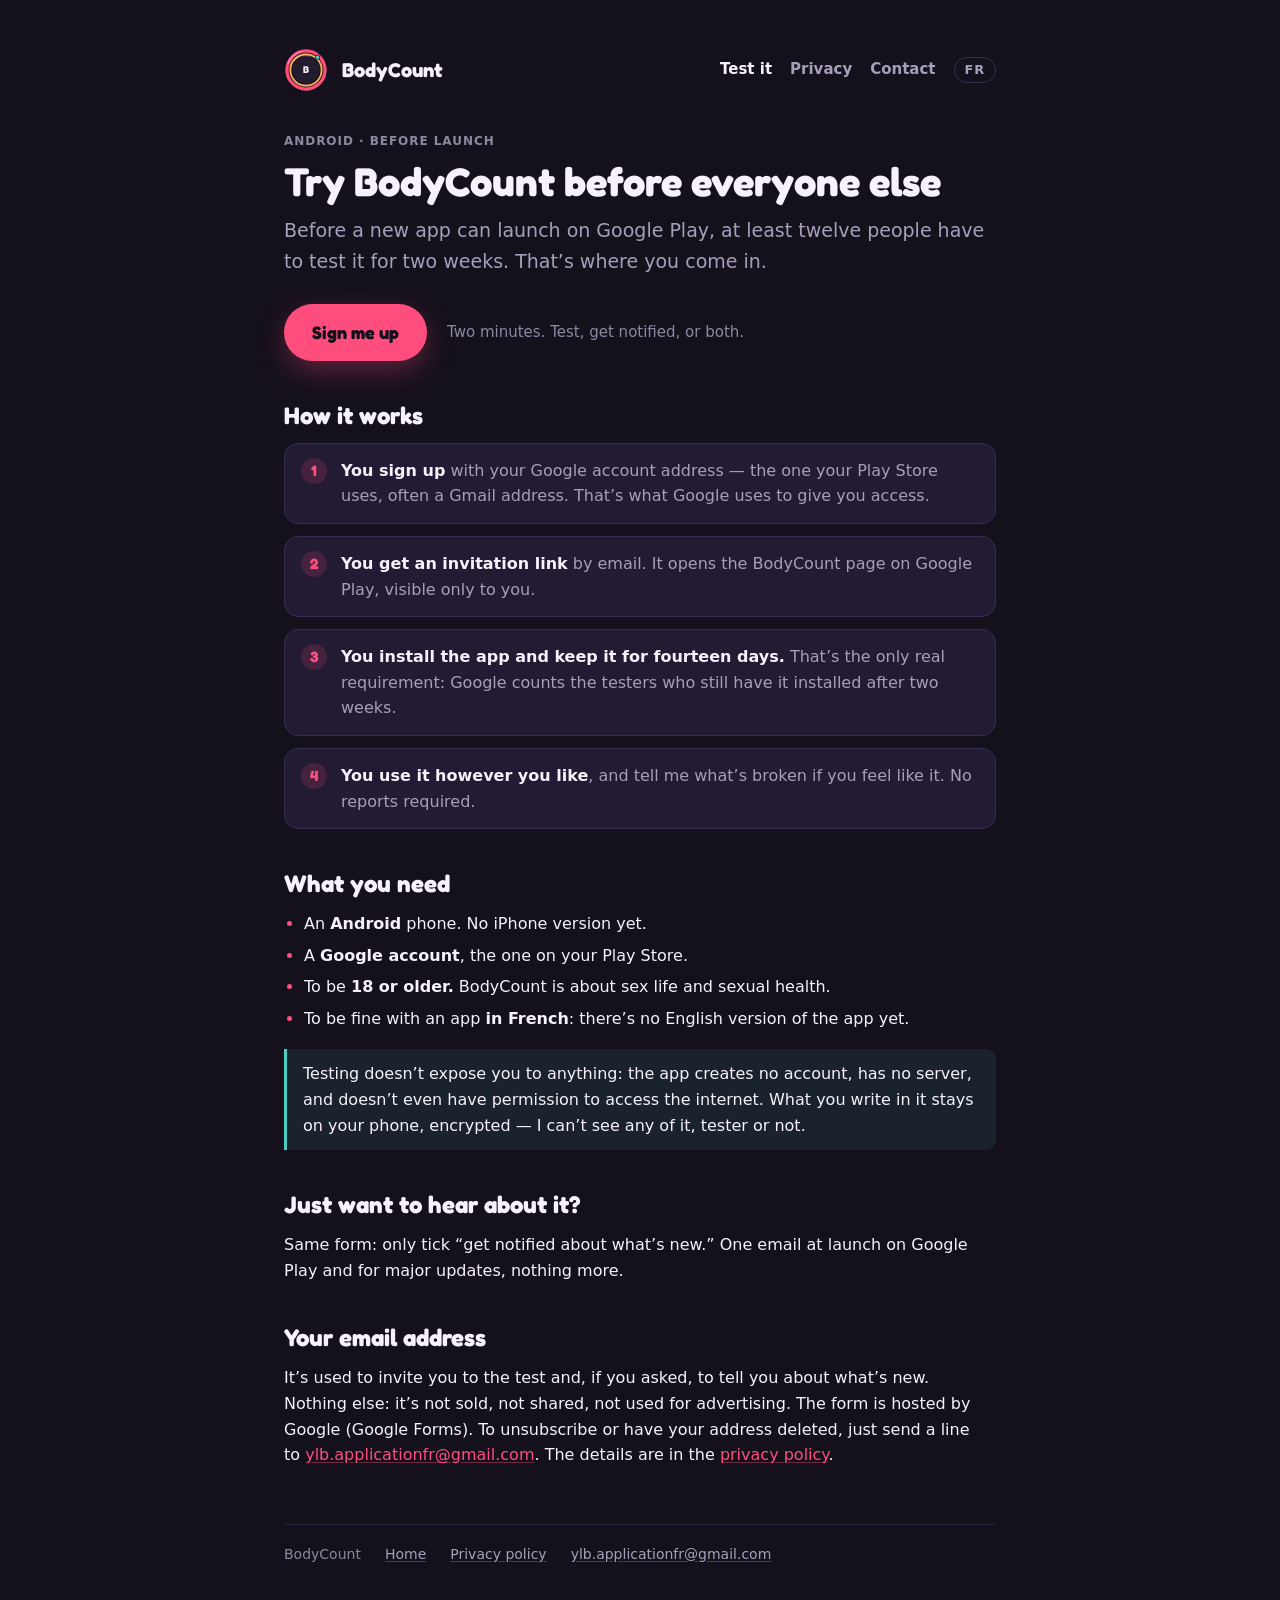
<file: en/testers/index.html>
<!doctype html>
<html lang="en">
<head>
  <meta charset="utf-8">
  <meta name="viewport" content="width=device-width, initial-scale=1">
  <title>Test BodyCount</title>
  <meta name="description" content="Try BodyCount on Android before launch, or get notified about what’s new.">
  <link rel="icon" href="../../favicon.svg" type="image/svg+xml">
  <link rel="icon" href="../../favicon.png" type="image/png" sizes="64x64">
  <link rel="apple-touch-icon" href="../../apple-touch-icon.png">
  <link rel="alternate" hreflang="fr" href="https://yann-lb.github.io/bodycount-site/testeurs/">
  <link rel="alternate" hreflang="en" href="https://yann-lb.github.io/bodycount-site/en/testers/">
  <script src="../../lang.js"></script>
  <link rel="stylesheet" href="https://fonts.googleapis.com/css2?family=Fredoka:wght@600;700&display=swap">
  <link rel="stylesheet" href="../../style.css">
</head>
<body>
  <main class="page">
    <header class="site">
      <img src="../../logo.svg" alt="" width="44" height="44">
      <a class="brand" href="../">BodyCount</a>
      <nav>
        <a href="./" aria-current="page">Test it</a>
        <a href="../privacy/">Privacy</a>
        <a href="mailto:ylb.applicationfr@gmail.com">Contact</a>
        <a class="lang" href="../../testeurs/" hreflang="fr" lang="fr" data-lang="fr">FR</a>
      </nav>
    </header>

    <p class="eyebrow">Android · before launch</p>
    <h1>Try BodyCount before everyone else</h1>
    <p class="lede">Before a new app can launch on Google Play, at least twelve people have to test it for two weeks. That’s where you come in.</p>

    <div class="cta">
      <a class="button" id="signup" href="https://docs.google.com/forms/d/e/1FAIpQLSc1n1LWBAN9TaDEZ7wKMVWdqjiNAvR8aH6pwpyeTnzULhvyZw/viewform" target="_blank" rel="noopener">Sign me up</a>
      <p class="cta-note">Two minutes. Test, get notified, or both.</p>
    </div>

    <h2>How it works</h2>
    <ol class="steps">
      <li><strong>You sign up</strong> with your Google account address — the one your Play Store uses, often a Gmail address. That’s what Google uses to give you access.</li>
      <li><strong>You get an invitation link</strong> by email. It opens the BodyCount page on Google Play, visible only to you.</li>
      <li><strong>You install the app and keep it for fourteen days.</strong> That’s the only real requirement: Google counts the testers who still have it installed after two weeks.</li>
      <li><strong>You use it however you like</strong>, and tell me what’s broken if you feel like it. No reports required.</li>
    </ol>

    <h2>What you need</h2>
    <ul>
      <li>An <strong>Android</strong> phone. No iPhone version yet.</li>
      <li>A <strong>Google account</strong>, the one on your Play Store.</li>
      <li>To be <strong>18 or older.</strong> BodyCount is about sex life and sexual health.</li>
      <li>To be fine with an app <strong>in French</strong>: there’s no English version of the app yet.</li>
    </ul>

    <div class="note">Testing doesn’t expose you to anything: the app creates no account, has no server, and doesn’t even have permission to access the internet. What you write in it stays on your phone, encrypted — I can’t see any of it, tester or not.</div>

    <h2>Just want to hear about it?</h2>
    <p>Same form: only tick “get notified about what’s new.” One email at launch on Google Play and for major updates, nothing more.</p>

    <h2>Your email address</h2>
    <p>It’s used to invite you to the test and, if you asked, to tell you about what’s new. Nothing else: it’s not sold, not shared, not used for advertising. The form is hosted by Google (Google Forms). To unsubscribe or have your address deleted, just send a line to <a href="mailto:ylb.applicationfr@gmail.com">ylb.applicationfr@gmail.com</a>. The details are in the <a href="../privacy/#testers">privacy policy</a>.</p>

    <footer class="site">
      <span>BodyCount</span>
      <a href="../">Home</a>
      <a href="../privacy/">Privacy policy</a>
      <a href="mailto:ylb.applicationfr@gmail.com">ylb.applicationfr@gmail.com</a>
    </footer>
  </main>
</body>
</html>
</file>
<file: style.css>
/* Le site reprend la palette de l'app : nuit, rose pour le fun, menthe pour la santé. */
:root {
  --bg: #14101c;
  --surface: #221b33;
  --border: #372c50;
  --border-soft: #2a2240;
  --text: #f6f1fa;
  --muted: #a79fba;
  --faint: #8e87a2;
  --accent: #ff4d7e;
  --health: #4ecdc4;
  color-scheme: dark;
}

* { box-sizing: border-box; }

body {
  margin: 0;
  background: var(--bg);
  color: var(--text);
  font-family: -apple-system, "SF Pro Text", "Segoe UI", Roboto, system-ui, sans-serif;
  font-size: 16px;
  line-height: 1.6;
  -webkit-font-smoothing: antialiased;
}

a { color: var(--accent); text-decoration-color: rgba(255, 77, 126, 0.4); text-underline-offset: 2px; }
a:hover { text-decoration-color: currentColor; }
a:focus-visible { outline: 2px solid var(--accent); outline-offset: 2px; border-radius: 4px; }

h1, h2, h3 { font-family: Fredoka, "Nunito", "Varela Round", system-ui, sans-serif; text-wrap: balance; }
h1 { font-size: 40px; line-height: 1.1; font-weight: 700; margin: 0 0 12px; }
h2 { font-size: 24px; line-height: 1.25; font-weight: 700; margin: 40px 0 12px; }
p, li { max-width: 68ch; }
p { margin: 0 0 14px; }
ul { padding-left: 20px; margin: 0 0 14px; display: grid; gap: 6px; }
li::marker { color: var(--accent); }
strong { color: var(--text); }
code { font-family: ui-monospace, "SF Mono", Menlo, monospace; font-size: 0.92em; color: var(--muted); }

.page { max-width: 760px; margin: 0 auto; padding: 48px 24px 72px; }

header.site { display: flex; align-items: center; gap: 14px; margin-bottom: 40px; }
header.site img { width: 44px; height: 44px; }
header.site a.brand { font-family: Fredoka, system-ui, sans-serif; font-weight: 700; font-size: 20px; color: var(--text); text-decoration: none; }
header.site nav { margin-left: auto; display: flex; gap: 18px; }
header.site nav a { color: var(--muted); text-decoration: none; font-size: 15px; font-weight: 600; }
header.site nav a:hover, header.site nav a[aria-current] { color: var(--text); }

.eyebrow { font-size: 12px; font-weight: 600; letter-spacing: 0.08em; text-transform: uppercase; color: var(--faint); margin-bottom: 8px; }
.lede { font-size: 19px; color: var(--muted); }

.hero { display: grid; grid-template-columns: 160px 1fr; gap: 32px; align-items: center; margin-bottom: 40px; }
.hero img { width: 160px; height: 160px; filter: drop-shadow(0 18px 40px rgba(255, 0, 127, 0.28)); }
.hero .tagline { font-family: Fredoka, system-ui, sans-serif; font-weight: 600; font-size: 22px; color: var(--text); margin: 0 0 8px; }

.pillars { display: grid; grid-template-columns: repeat(3, 1fr); gap: 14px; margin: 24px 0 40px; }
.pillar { background: var(--surface); border: 1px solid var(--border); border-radius: 14px; padding: 18px; }
.pillar h3 { margin: 0 0 6px; font-size: 17px; font-weight: 600; }
.pillar p { margin: 0; color: var(--muted); font-size: 15px; }
.pillar.fun h3 { color: var(--accent); }
.pillar.health h3 { color: var(--health); }

table { border-collapse: collapse; width: 100%; margin: 6px 0 18px; font-size: 15px; }
th, td { text-align: left; vertical-align: top; padding: 10px 12px; border-top: 1px solid var(--border-soft); }
thead th { border-top: 0; font-size: 12px; letter-spacing: 0.06em; text-transform: uppercase; color: var(--faint); font-weight: 600; }
tbody th { white-space: nowrap; font-weight: 600; }
td { color: var(--muted); }
.table-wrap { overflow-x: auto; border: 1px solid var(--border); border-radius: 12px; background: var(--surface); }
.table-wrap table { margin: 0; }

.note { border-left: 3px solid var(--health); background: rgba(78, 205, 196, 0.1); border-radius: 0 10px 10px 0; padding: 12px 16px; margin: 18px 0; color: var(--text); }

footer.site { margin-top: 56px; padding-top: 18px; border-top: 1px solid var(--border-soft); color: var(--faint); font-size: 14px; display: flex; flex-wrap: wrap; gap: 8px 24px; }
footer.site a { color: var(--muted); }

.cta { display: flex; flex-wrap: wrap; align-items: center; gap: 14px 20px; margin: 28px 0 8px; }
.button { display: inline-block; background: var(--accent); color: #14101c; font-family: Fredoka, system-ui, sans-serif; font-weight: 700; font-size: 18px; text-decoration: none; padding: 14px 28px; border-radius: 999px; box-shadow: 0 10px 28px rgba(255, 77, 126, 0.3); transition: transform 0.15s ease, box-shadow 0.15s ease; }
.button:hover { transform: translateY(-1px); box-shadow: 0 14px 34px rgba(255, 77, 126, 0.38); }
.button:focus-visible { outline: 2px solid var(--text); outline-offset: 3px; }
.cta-note { margin: 0; color: var(--faint); font-size: 15px; }

.steps { list-style: none; counter-reset: step; padding: 0; margin: 0 0 14px; display: grid; gap: 12px; }
.steps li { counter-increment: step; position: relative; padding: 14px 16px 14px 56px; background: var(--surface); border: 1px solid var(--border); border-radius: 14px; color: var(--muted); max-width: none; }
.steps li::before { content: counter(step); position: absolute; left: 16px; top: 14px; width: 26px; height: 26px; border-radius: 999px; background: rgba(255, 77, 126, 0.16); color: var(--accent); font-family: Fredoka, system-ui, sans-serif; font-weight: 700; font-size: 15px; display: grid; place-items: center; }

@media (max-width: 640px) {
  .page { padding: 32px 18px 56px; }
  h1 { font-size: 32px; }
  .hero { grid-template-columns: 1fr; gap: 20px; }
  .hero img { width: 120px; height: 120px; }
  .pillars { grid-template-columns: 1fr; }
  header.site { flex-wrap: wrap; row-gap: 10px; }
  header.site nav { gap: 16px; width: 100%; margin-left: 0; }
}

/* Le changement de langue : une pastille discrète, à droite de la navigation. */
header.site nav a.lang { border: 1px solid var(--border); border-radius: 999px; padding: 0 10px; font-size: 13px; letter-spacing: 0.06em; line-height: 24px; }
header.site nav a.lang:hover { border-color: var(--muted); }
</file>
